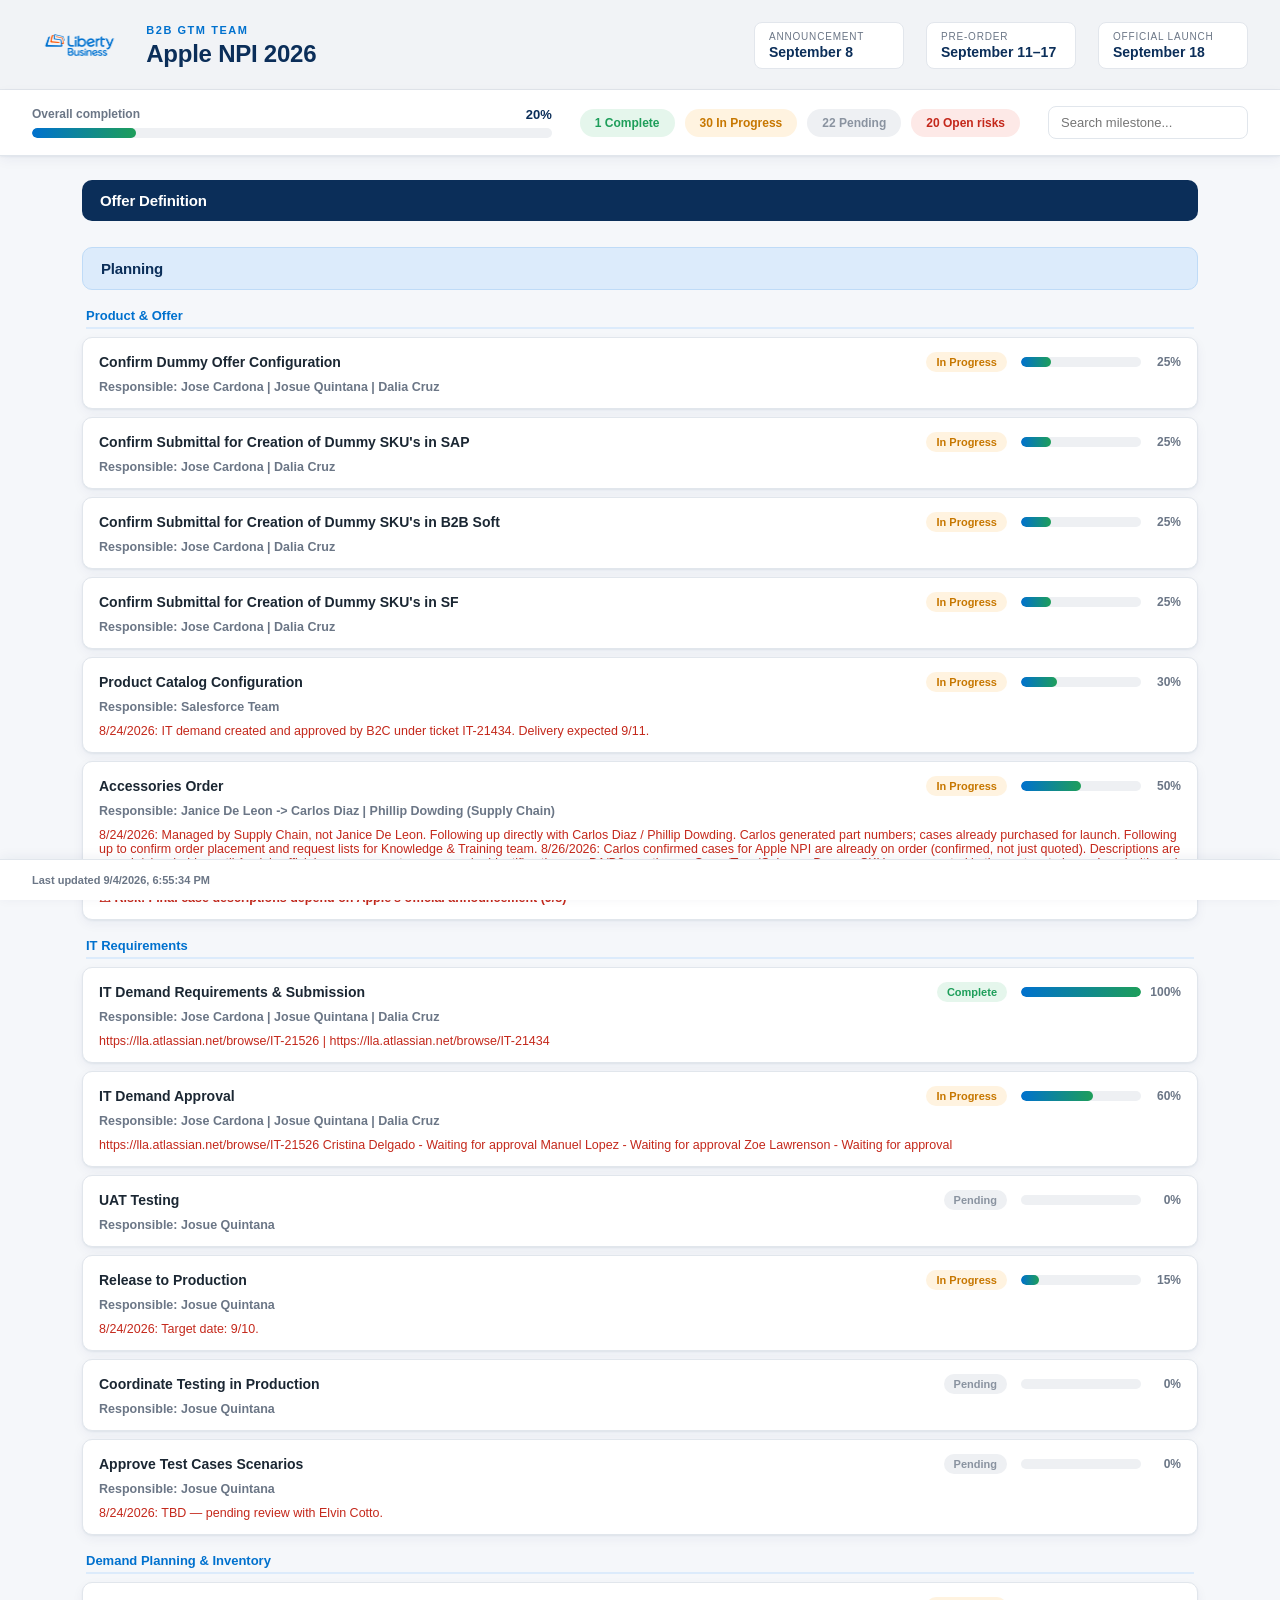
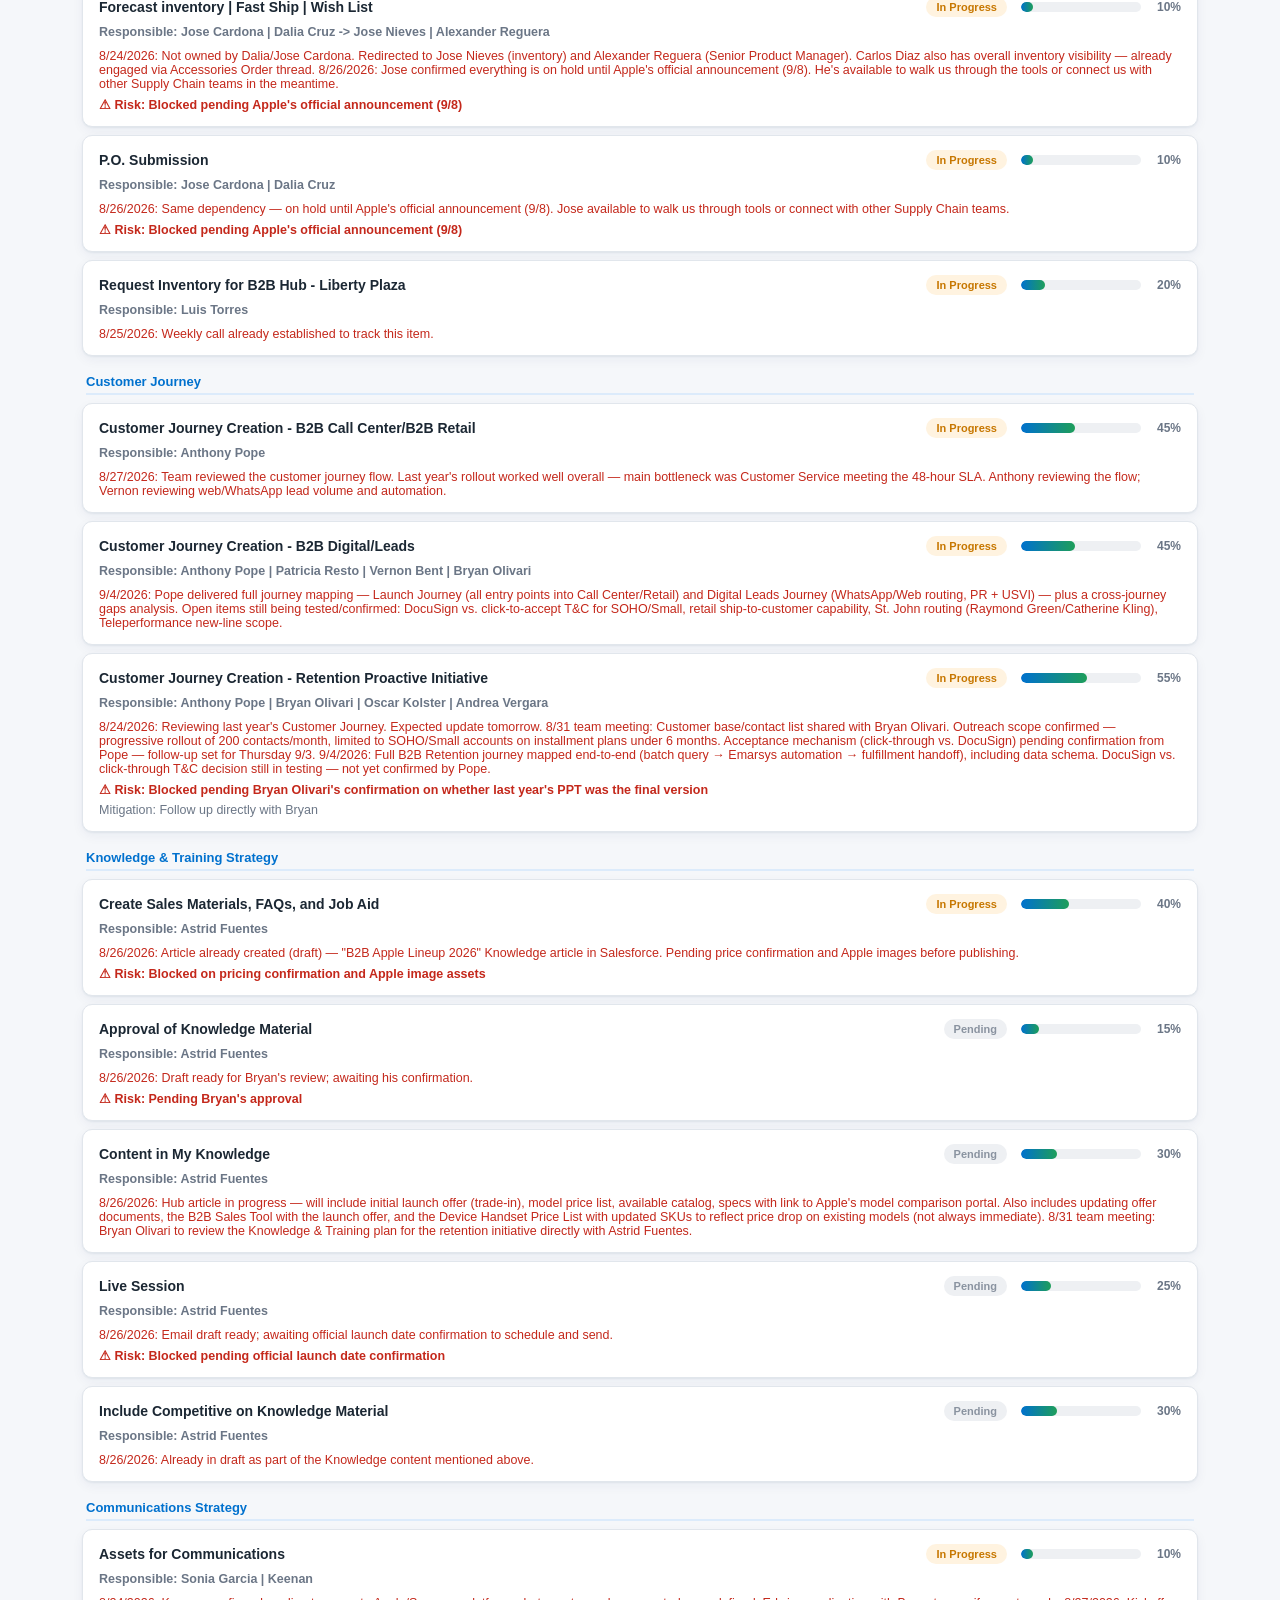
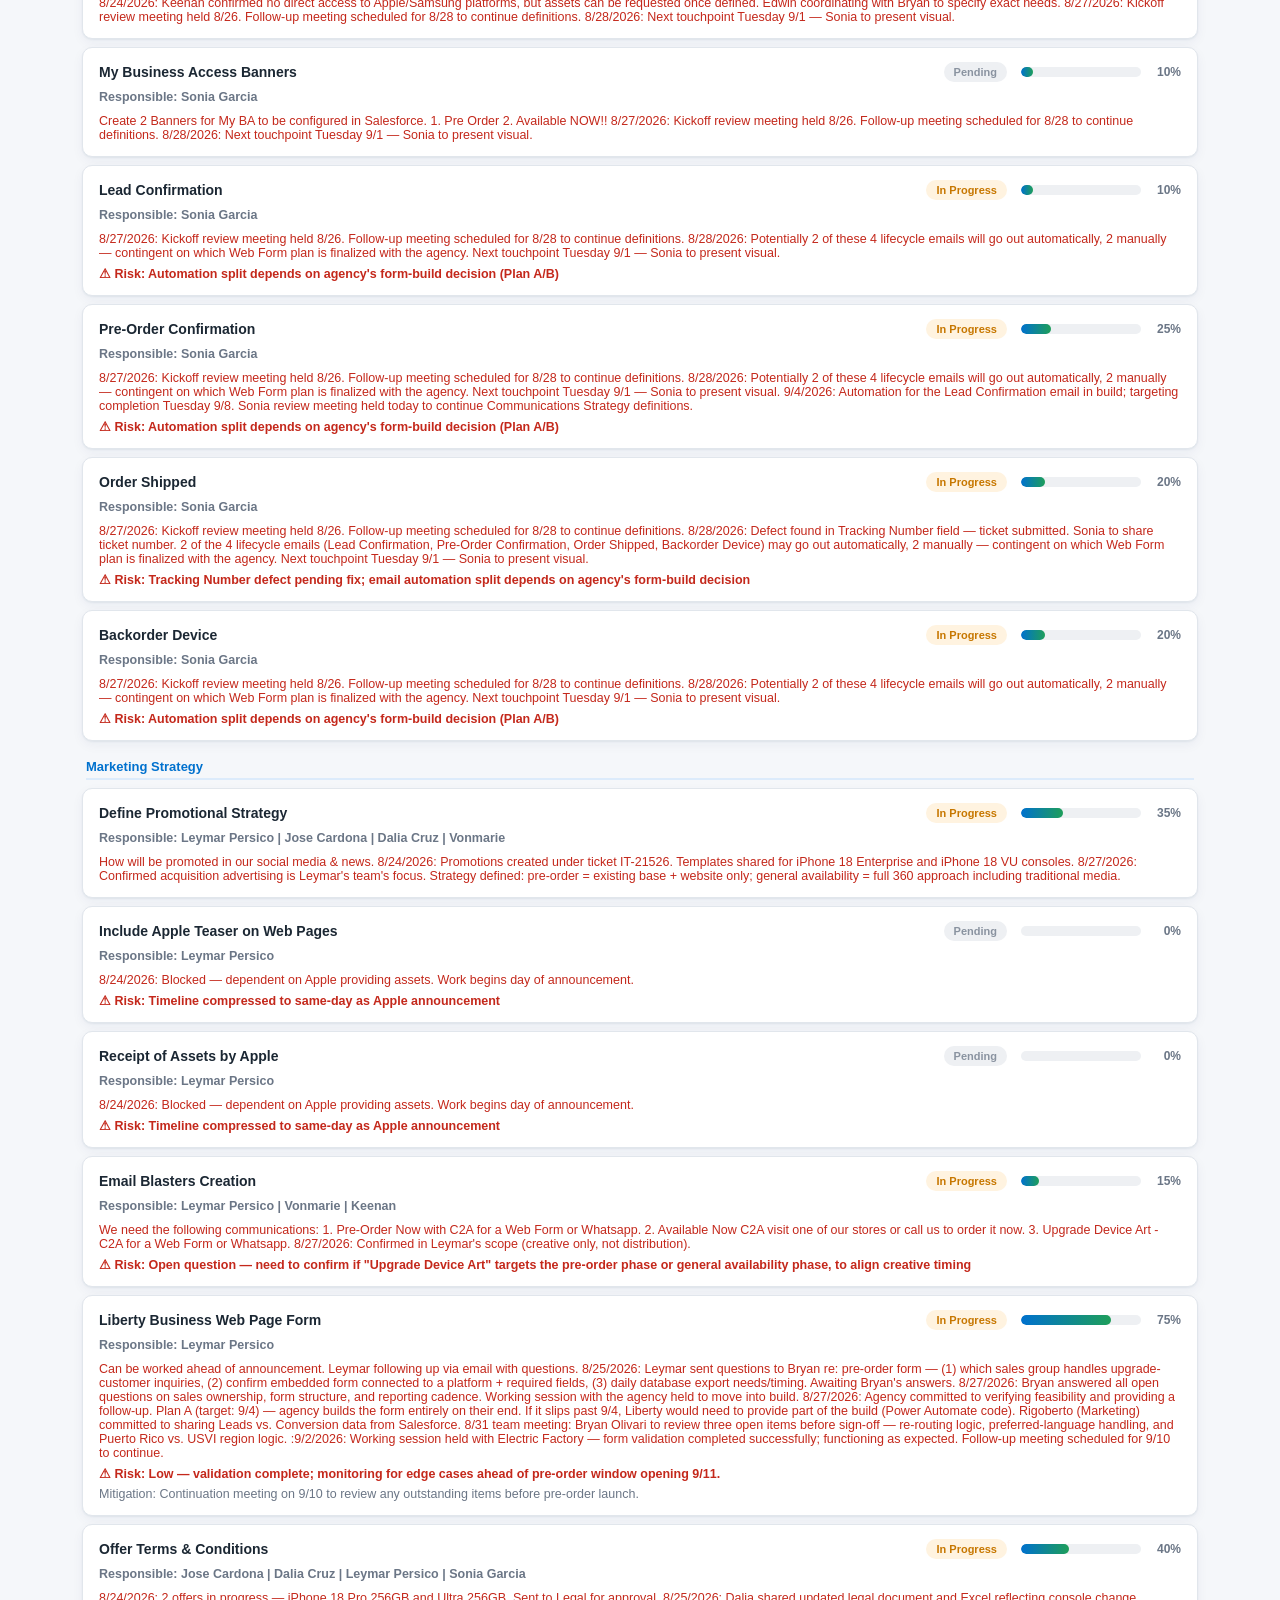
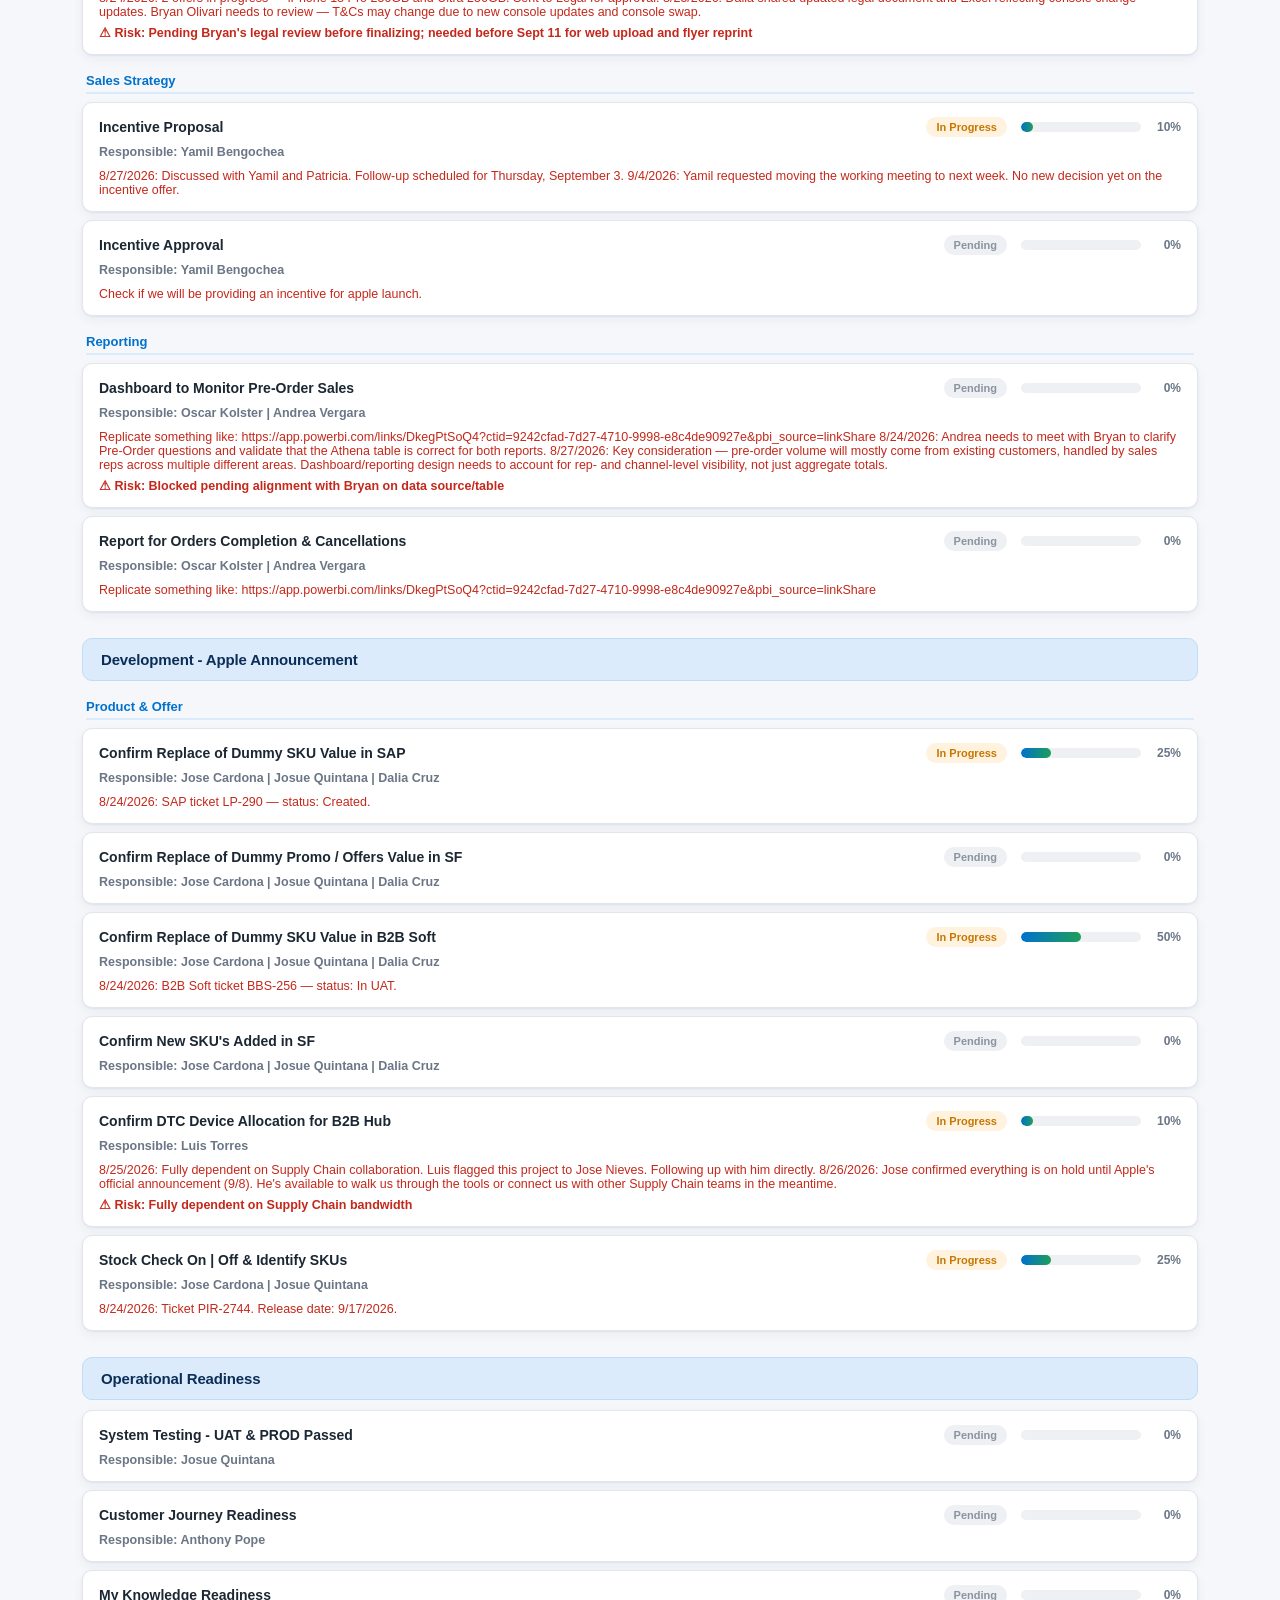
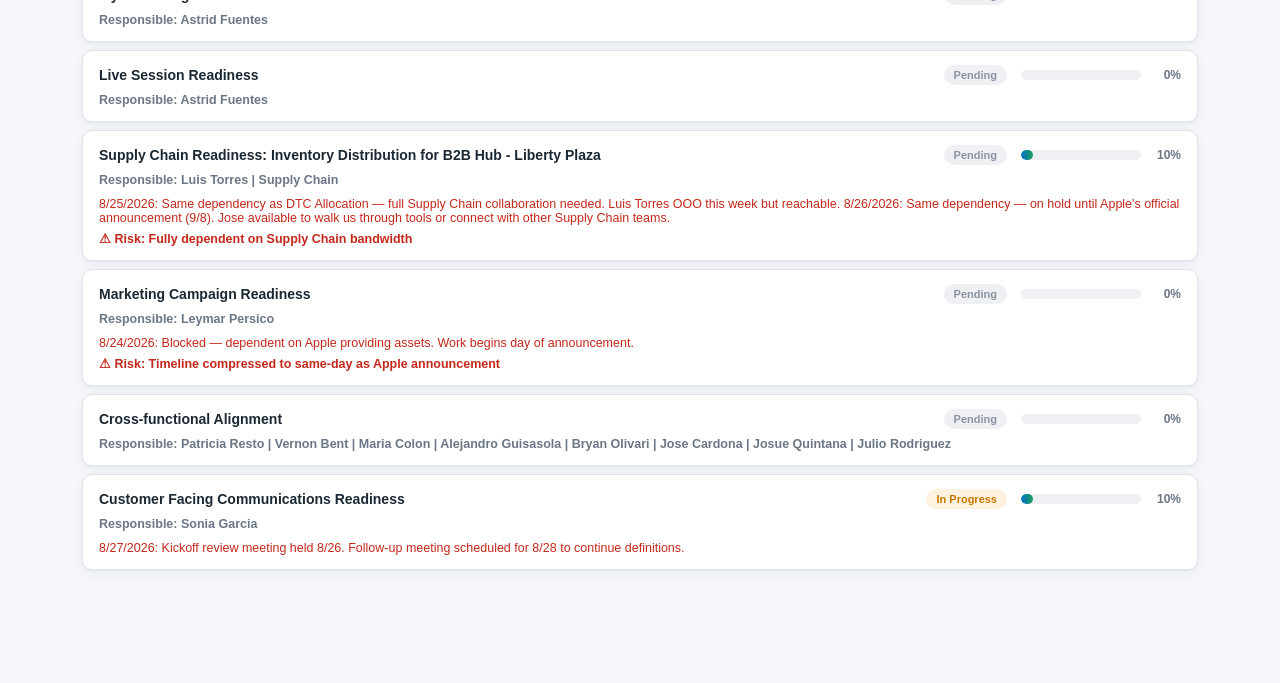
<file: index.html>
<!DOCTYPE html>
<html lang="en">
<head>
<meta charset="UTF-8" />
<meta name="viewport" content="width=device-width, initial-scale=1.0" />
<title>NPI 2026 Tracker</title>
<link rel="stylesheet" href="styles.css" />
</head>
<body>

<div class="topbar">
  <div class="topbar-left">
    <img class="logo" src="assets/liberty-business-logo.png" alt="Liberty Business" />
    <div class="titleblock">
      <div class="eyebrow">B2B GTM Team</div>
      <h1 id="productName">Apple NPI 2026</h1>
    </div>
  </div>
  <div class="dates">
    <div class="date-chip"><div class="label">Announcement</div><div class="value" id="dAnnounce">—</div></div>
    <div class="date-chip"><div class="label">Pre-Order</div><div class="value" id="dPreorder">—</div></div>
    <div class="date-chip"><div class="label">Official Launch</div><div class="value" id="dLaunch">—</div></div>
  </div>
</div>

<div class="summary-bar" id="summaryBar"></div>

<main id="main">
  <div class="empty-state">Loading tracker...</div>
</main>

<div class="toolbar">
  <span class="viewer-badge" id="lastUpdated">View only — data refreshes when the tracker owner publishes an update</span>
</div>

<script src="app.js"></script>
<script>
  let data = null;
  let currentQuery = "";

  function paintMeta() {
    document.getElementById("productName").textContent = data.meta.productName;
    document.getElementById("dAnnounce").textContent = data.meta.announcementDate;
    document.getElementById("dPreorder").textContent = data.meta.preOrderRange;
    document.getElementById("dLaunch").textContent = data.meta.launchDate;
    if (data.meta.lastUpdated) {
      const d = new Date(data.meta.lastUpdated);
      document.getElementById("lastUpdated").textContent = "Last updated " + d.toLocaleString();
    }
  }

  function paint() {
    paintMeta();
    renderSummary(document.getElementById("summaryBar"), data.meta, data.rows);
    renderView(document.getElementById("main"), data.meta, data.rows, currentQuery);
    const search = document.getElementById("searchInput");
    if (search) {
      search.value = currentQuery;
      search.oninput = e => {
        currentQuery = e.target.value;
        renderView(document.getElementById("main"), data.meta, data.rows, currentQuery);
      };
    }
  }

  (async function init() {
    try {
      const res = await fetch("./data.json", { cache: "no-store" });
      data = await res.json();
      paint();
    } catch (e) {
      document.getElementById("main").innerHTML =
        '<div class="empty-state">Could not load data.json. Make sure this file sits next to view.html, app.js, and styles.css.</div>';
    }
  })();
</script>
</body>
</html>
</file>
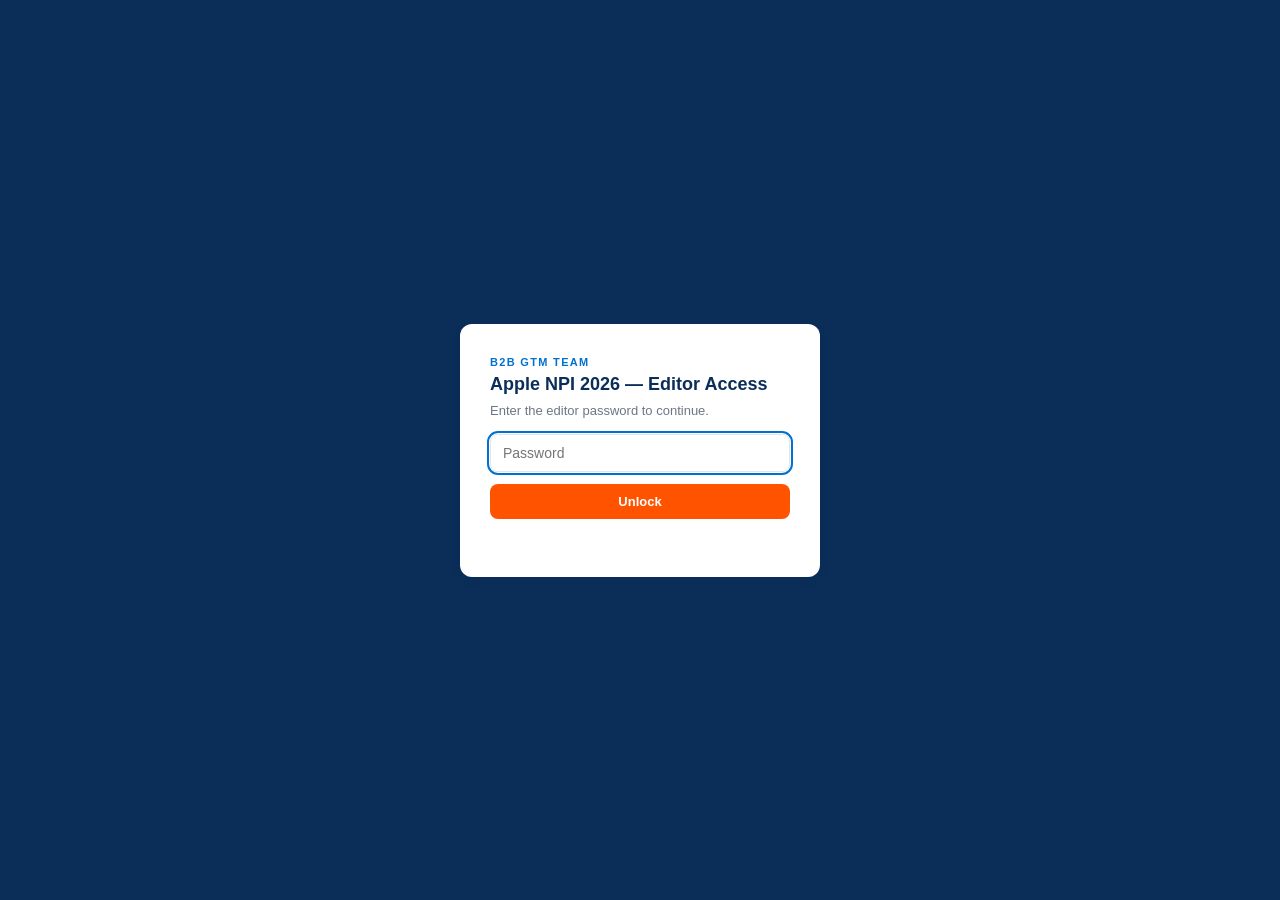
<file: editor.html>
<!DOCTYPE html>
<html lang="en">
<head>
<meta charset="UTF-8" />
<meta name="viewport" content="width=device-width, initial-scale=1.0" />
<title>NPI 2026 Tracker — Editor</title>
<meta name="robots" content="noindex, nofollow" />
<link rel="stylesheet" href="styles.css" />
</head>
<body>

<div id="loginGate" class="login-gate">
  <div class="login-box">
    <div class="login-eyebrow">B2B GTM Team</div>
    <h2>Apple NPI 2026 — Editor Access</h2>
    <p>Enter the editor password to continue.</p>
    <input type="password" id="pwInput" placeholder="Password" autocomplete="off" />
    <button id="pwSubmit" class="btn primary">Unlock</button>
    <p id="pwError" class="pw-error"></p>
  </div>
</div>

<div id="editorContent" class="editor-content hidden">

<div class="topbar">
  <div class="topbar-left">
    <img class="logo" src="assets/liberty-business-logo.png" alt="Liberty Business" />
    <div class="titleblock">
      <div class="eyebrow">B2B GTM Team</div>
      <h1 id="productName">Apple NPI 2026 <span class="mode-tag">Editor</span></h1>
    </div>
  </div>
  <div class="dates">
    <div class="date-chip"><div class="label">Announcement</div><div class="value" id="dAnnounce">—</div></div>
    <div class="date-chip"><div class="label">Pre-Order</div><div class="value" id="dPreorder">—</div></div>
    <div class="date-chip"><div class="label">Official Launch</div><div class="value" id="dLaunch">—</div></div>
  </div>
</div>

<div class="summary-bar" id="summaryBar"></div>

<div class="structural-toolbar">
  <button class="btn secondary" id="btnShowAddSection">+ Add Section</button>
  <button class="btn secondary" id="btnShowAddSub">+ Add Subsection</button>
  <button class="btn secondary" id="btnShowAddTask">+ Add Task</button>
</div>

<div class="add-panel hidden" id="addSectionPanel">
  <div class="add-panel-title">New Section</div>
  <div class="add-panel-grid">
    <div class="edit-field full">
      <label for="newSectionTitle">Section title</label>
      <input type="text" id="newSectionTitle" placeholder="e.g. Post-Launch Review" />
    </div>
    <div class="edit-field">
      <label for="newSectionLevel">Banner style</label>
      <select id="newSectionLevel">
        <option value="dark">Dark (like "Offer Definition")</option>
        <option value="light" selected>Light (like "Planning")</option>
      </select>
    </div>
    <div class="edit-field">
      <label for="addSectionPos">Insert after</label>
      <select id="addSectionPos"></select>
    </div>
  </div>
  <div class="add-panel-actions">
    <button class="btn primary" id="btnConfirmAddSection">Add Section</button>
    <button class="btn ghost" id="btnCancelAddSection">Cancel</button>
  </div>
</div>

<div class="add-panel hidden" id="addSubPanel">
  <div class="add-panel-title">New Subsection</div>
  <div class="add-panel-grid">
    <div class="edit-field full">
      <label for="newSubTitle">Subsection title</label>
      <input type="text" id="newSubTitle" placeholder="e.g. Logistics" />
    </div>
    <div class="edit-field full">
      <label for="addSubPos">Insert after</label>
      <select id="addSubPos"></select>
    </div>
  </div>
  <div class="add-panel-actions">
    <button class="btn primary" id="btnConfirmAddSub">Add Subsection</button>
    <button class="btn ghost" id="btnCancelAddSub">Cancel</button>
  </div>
</div>

<div class="add-panel hidden" id="addTaskPanel">
  <div class="add-panel-title">New Task</div>
  <div class="add-panel-grid">
    <div class="edit-field full">
      <label for="newTaskTitle">Task description</label>
      <input type="text" id="newTaskTitle" placeholder="e.g. Confirm carrier readiness" />
    </div>
    <div class="edit-field full">
      <label for="addTaskPos">Insert after</label>
      <select id="addTaskPos"></select>
    </div>
  </div>
  <div class="add-panel-actions">
    <button class="btn primary" id="btnConfirmAddTask">Add Task</button>
    <button class="btn ghost" id="btnCancelAddTask">Cancel</button>
  </div>
</div>

<main id="main">
  <div class="empty-state">Loading tracker...</div>
</main>

<div class="toolbar">
  <button class="btn primary" id="btnExport">⬇ Export updated data.json</button>
  <button class="btn secondary" id="btnCopy">Copy JSON to clipboard</button>
  <button class="btn ghost" id="btnReset">Reset to last published data.json</button>
  <span class="save-status" id="saveStatus"></span>
</div>

</div><!-- /editorContent -->

<script src="app.js"></script>
<script>
  // ---------------------------------------------------------------------
  // Basic front-end password gate. This is a DETERRENT, not real security —
  // the password below is visible to anyone who views this page's source.
  // Change it to whatever you like; just edit the string on the next line.
  const EDITOR_PASSWORD = "B2BCX";
  // For real access control (so the password isn't just sitting in the
  // source), use Vercel's built-in Deployment Protection / password
  // protection feature on this project instead of (or in addition to) this.
  // ---------------------------------------------------------------------

  const SESSION_KEY = "npi2026_editor_unlocked";

  function showEditor() {
    document.getElementById("loginGate").style.display = "none";
    document.getElementById("editorContent").classList.remove("hidden");
    startEditorApp();
  }

  function tryUnlock() {
    const val = document.getElementById("pwInput").value;
    if (val === EDITOR_PASSWORD) {
      sessionStorage.setItem(SESSION_KEY, "1");
      showEditor();
    } else {
      const err = document.getElementById("pwError");
      err.textContent = "Incorrect password. Try again.";
      document.getElementById("pwInput").value = "";
      document.getElementById("pwInput").focus();
    }
  }

  document.getElementById("pwSubmit").addEventListener("click", tryUnlock);
  document.getElementById("pwInput").addEventListener("keydown", e => {
    if (e.key === "Enter") tryUnlock();
  });

  if (sessionStorage.getItem(SESSION_KEY) === "1") {
    showEditor();
  } else {
    document.getElementById("pwInput").focus();
  }

  const MODE = "edit";
  let originalData = null;   // last data.json fetched from server
  let workingData = null;    // in-memory + localStorage draft
  let currentQuery = "";

  async function loadOriginal() {
    const res = await fetch("./data.json", { cache: "no-store" });
    return res.json();
  }

  function loadDraftOrOriginal(original) {
    try {
      const raw = localStorage.getItem("npi2026_tracker_draft");
      if (raw) {
        const draft = JSON.parse(raw);
        if (draft && draft.rows && draft.rows.length === original.rows.length) {
          return draft;
        }
      }
    } catch (e) { /* ignore corrupt draft */ }
    return JSON.parse(JSON.stringify(original));
  }

  function saveDraft() {
    localStorage.setItem("npi2026_tracker_draft", JSON.stringify(workingData));
    const el = document.getElementById("saveStatus");
    el.textContent = "Draft saved locally — " + new Date().toLocaleTimeString();
    el.classList.add("saved");
  }

  function paintMeta() {
    document.getElementById("productName").innerHTML =
      escapeHtml(workingData.meta.productName) + ' <span class="mode-tag">Editor</span>';
    document.getElementById("dAnnounce").textContent = workingData.meta.announcementDate;
    document.getElementById("dPreorder").textContent = workingData.meta.preOrderRange;
    document.getElementById("dLaunch").textContent = workingData.meta.launchDate;
  }

  function paint() {
    paintMeta();
    renderSummary(document.getElementById("summaryBar"), workingData.meta, workingData.rows);
    renderEdit(document.getElementById("main"), workingData.meta, workingData.rows, currentQuery, onFieldChange, onStructural);
    const search = document.getElementById("searchInput");
    if (search) {
      search.value = currentQuery;
      search.oninput = e => {
        currentQuery = e.target.value;
        renderEdit(document.getElementById("main"), workingData.meta, workingData.rows, currentQuery, onFieldChange, onStructural);
      };
    }
    refreshPositionDropdowns();
  }

  function onFieldChange(id, field, value) {
    const row = workingData.rows.find(r => r.id === id);
    if (!row) return;
    row[field] = value;
    workingData.meta.lastUpdated = new Date().toISOString();
    saveDraft();
    // Only re-render the summary bar (badges/progress), not the whole edit form,
    // so the person doesn't lose focus while typing.
    renderSummary(document.getElementById("summaryBar"), workingData.meta, workingData.rows);
    // Update the badge + progress bar on the specific card without a full re-render
    const card = document.getElementById(field + "-" + id)?.closest(".item-card");
    if (card) {
      const badge = card.querySelector(".badge");
      if (badge && field === "status") {
        badge.textContent = value;
        badge.className = "badge " + statusClass(value);
      }
      if (field === "progress") {
        const fill = card.querySelector(".item-top .progress-fill");
        const pctNum = card.querySelector(".item-top .pct-num");
        if (fill) fill.style.width = value + "%";
        if (pctNum) pctNum.textContent = value + "%";
      }
      if (field === "description") {
        const descEl = card.querySelector(".item-top .item-desc");
        if (descEl) descEl.textContent = value;
      }
    }
  }

  function onStructural(action, id) {
    if (action === "rename") {
      const row = workingData.rows.find(r => r.id === id);
      if (!row) return;
      const val = prompt("New title:", row.title);
      if (val === null) return;
      const trimmed = val.trim();
      if (!trimmed) return;
      row.title = trimmed;
      workingData.meta.lastUpdated = new Date().toISOString();
      saveDraft();
      paint();
    } else if (action === "delete-section") {
      const { count } = cascadeDeleteInfo(workingData.rows, id);
      const row = workingData.rows.find(r => r.id === id);
      if (!confirm(`Delete section "${row.title}" and everything under it (${count - 1} row${count - 1 === 1 ? "" : "s"}, including subsections and tasks)? This can't be undone.`)) return;
      cascadeDelete(workingData.rows, id);
      workingData.meta.lastUpdated = new Date().toISOString();
      saveDraft();
      paint();
    } else if (action === "delete-sub") {
      const { count } = cascadeDeleteInfo(workingData.rows, id);
      const row = workingData.rows.find(r => r.id === id);
      if (!confirm(`Delete subsection "${row.title}" and its ${count - 1} task${count - 1 === 1 ? "" : "s"}? This can't be undone.`)) return;
      cascadeDelete(workingData.rows, id);
      workingData.meta.lastUpdated = new Date().toISOString();
      saveDraft();
      paint();
    } else if (action === "remove-item") {
      const row = workingData.rows.find(r => r.id === id);
      if (!confirm(`Remove task "${row.description}"?`)) return;
      removeItem(workingData.rows, id);
      workingData.meta.lastUpdated = new Date().toISOString();
      saveDraft();
      paint();
    } else if (action === "move-up" || action === "move-down") {
      moveRow(workingData.rows, id, action === "move-up" ? "up" : "down");
      workingData.meta.lastUpdated = new Date().toISOString();
      saveDraft();
      paint();
    }
  }

  function refreshPositionDropdowns() {
    ["addSectionPos", "addSubPos", "addTaskPos"].forEach(selId => {
      const sel = document.getElementById(selId);
      if (!sel) return;
      const prevVal = sel.value;
      sel.innerHTML = buildPositionOptions(workingData.rows, prevVal);
    });
  }

  function togglePanel(panelId) {
    document.querySelectorAll(".add-panel").forEach(p => {
      if (p.id !== panelId) p.classList.add("hidden");
    });
    document.getElementById(panelId).classList.toggle("hidden");
  }

  document.getElementById("btnShowAddSection").addEventListener("click", () => togglePanel("addSectionPanel"));
  document.getElementById("btnShowAddSub").addEventListener("click", () => togglePanel("addSubPanel"));
  document.getElementById("btnShowAddTask").addEventListener("click", () => togglePanel("addTaskPanel"));

  document.getElementById("btnCancelAddSection").addEventListener("click", () => togglePanel("addSectionPanel"));
  document.getElementById("btnCancelAddSub").addEventListener("click", () => togglePanel("addSubPanel"));
  document.getElementById("btnCancelAddTask").addEventListener("click", () => togglePanel("addTaskPanel"));

  document.getElementById("btnConfirmAddSection").addEventListener("click", () => {
    const title = document.getElementById("newSectionTitle").value.trim();
    if (!title) { alert("Give the section a title first."); return; }
    const level = document.getElementById("newSectionLevel").value;
    const afterId = document.getElementById("addSectionPos").value;
    const row = blankSection(workingData.rows, title, level);
    insertRowAfter(workingData.rows, afterId, row);
    document.getElementById("newSectionTitle").value = "";
    workingData.meta.lastUpdated = new Date().toISOString();
    saveDraft();
    togglePanel("addSectionPanel");
    paint();
  });

  document.getElementById("btnConfirmAddSub").addEventListener("click", () => {
    const title = document.getElementById("newSubTitle").value.trim();
    if (!title) { alert("Give the subsection a title first."); return; }
    const afterId = document.getElementById("addSubPos").value;
    const row = blankSubsection(workingData.rows, title);
    insertRowAfter(workingData.rows, afterId, row);
    document.getElementById("newSubTitle").value = "";
    workingData.meta.lastUpdated = new Date().toISOString();
    saveDraft();
    togglePanel("addSubPanel");
    paint();
  });

  document.getElementById("btnConfirmAddTask").addEventListener("click", () => {
    const desc = document.getElementById("newTaskTitle").value.trim();
    if (!desc) { alert("Give the task a description first."); return; }
    const afterId = document.getElementById("addTaskPos").value;
    const row = blankItem(workingData.rows, desc);
    insertRowAfter(workingData.rows, afterId, row);
    document.getElementById("newTaskTitle").value = "";
    workingData.meta.lastUpdated = new Date().toISOString();
    saveDraft();
    togglePanel("addTaskPanel");
    paint();
  });

  document.getElementById("btnExport").addEventListener("click", () => {
    workingData.meta.lastUpdated = new Date().toISOString();
    downloadJson(workingData, "data.json");
  });

  document.getElementById("btnCopy").addEventListener("click", async () => {
    workingData.meta.lastUpdated = new Date().toISOString();
    await navigator.clipboard.writeText(JSON.stringify(workingData, null, 2));
    const el = document.getElementById("saveStatus");
    el.textContent = "Copied JSON to clipboard";
    el.classList.add("saved");
  });

  document.getElementById("btnReset").addEventListener("click", () => {
    if (!confirm("Discard local edits and reload the published data.json?")) return;
    workingData = JSON.parse(JSON.stringify(originalData));
    localStorage.removeItem("npi2026_tracker_draft");
    paint();
  });

  async function startEditorApp() {
    try {
      originalData = await loadOriginal();
      workingData = loadDraftOrOriginal(originalData);
      paint();
    } catch (e) {
      document.getElementById("main").innerHTML =
        '<div class="empty-state">Could not load data.json. Make sure this file sits next to data.json, app.js, and styles.css.</div>';
    }
  }
</script>
</body>
</html>
</file>
<file: styles.css>
:root {
  --navy: #0B2E59;
  --blue: #0071CE;
  --blue-light: #DCEBFB;
  --orange: #FF5300;
  --grey-bg: #F5F7FA;
  --grey-border: #E1E6EC;
  --header-bg: #F1F3F6;
  --header-border: #E2E6EC;
  --text: #1B2733;
  --text-mute: #6B7686;
  --white: #FFFFFF;
  --green: #1E9E5A;
  --green-bg: #E5F6EC;
  --amber: #C77700;
  --amber-bg: #FFF3E0;
  --grey-pending: #8A93A0;
  --grey-pending-bg: #EEF0F3;
  --red: #C4281B;
  --shadow: 0 1px 2px rgba(11,46,89,0.06), 0 4px 12px rgba(11,46,89,0.05);
}

* { box-sizing: border-box; }

body {
  margin: 0;
  font-family: "Segoe UI", Arial, Helvetica, sans-serif;
  background: var(--grey-bg);
  color: var(--text);
  -webkit-font-smoothing: antialiased;
}

.topbar {
  background: var(--header-bg);
  border-bottom: 1px solid var(--header-border);
  color: var(--navy);
  padding: 22px 32px 20px;
  display: flex;
  justify-content: space-between;
  align-items: center;
  flex-wrap: wrap;
  gap: 16px;
}

.topbar-left {
  display: flex;
  align-items: center;
  gap: 18px;
  flex-wrap: wrap;
}

.topbar-left .logo {
  height: 42px;
  width: auto;
  flex-shrink: 0;
}

.topbar .titleblock .eyebrow {
  font-size: 11px;
  letter-spacing: 0.14em;
  text-transform: uppercase;
  color: var(--blue);
  font-weight: 700;
  margin-bottom: 4px;
}

.topbar h1 {
  margin: 0;
  font-size: 24px;
  font-weight: 700;
  letter-spacing: -0.01em;
  color: var(--navy);
}

.topbar h1 .mode-tag {
  font-size: 12px;
  font-weight: 700;
  letter-spacing: 0.06em;
  text-transform: uppercase;
  background: var(--orange);
  color: var(--white);
  padding: 3px 9px;
  border-radius: 4px;
  vertical-align: middle;
  margin-left: 10px;
}

.dates {
  display: flex;
  gap: 22px;
  flex-wrap: wrap;
}

.date-chip {
  background: var(--white);
  border: 1px solid var(--header-border);
  border-radius: 8px;
  padding: 8px 14px;
  min-width: 150px;
}

.date-chip .label {
  font-size: 10px;
  text-transform: uppercase;
  letter-spacing: 0.08em;
  color: var(--text-mute);
  margin-bottom: 2px;
}

.date-chip .value {
  font-size: 14px;
  font-weight: 700;
  color: var(--navy);
}

.summary-bar {
  background: var(--white);
  border-bottom: 1px solid var(--grey-border);
  padding: 16px 32px;
  display: flex;
  align-items: center;
  gap: 28px;
  flex-wrap: wrap;
  position: sticky;
  top: 0;
  z-index: 20;
  box-shadow: var(--shadow);
}

.overall-progress {
  flex: 1 1 260px;
  min-width: 220px;
}

.overall-progress .row {
  display: flex;
  justify-content: space-between;
  font-size: 12px;
  font-weight: 600;
  color: var(--text-mute);
  margin-bottom: 6px;
}

.overall-progress .pct {
  color: var(--navy);
  font-size: 13px;
}

.progress-track {
  height: 10px;
  background: var(--grey-pending-bg);
  border-radius: 6px;
  overflow: hidden;
}

.progress-fill {
  height: 100%;
  background: linear-gradient(90deg, var(--blue), var(--green));
  border-radius: 6px;
  transition: width 0.3s ease;
}

.stat-pills {
  display: flex;
  gap: 10px;
  flex-wrap: wrap;
}

.stat-pill {
  border-radius: 999px;
  padding: 6px 14px;
  font-size: 12px;
  font-weight: 700;
  display: flex;
  align-items: center;
  gap: 6px;
  border: 1px solid transparent;
}

.stat-pill.complete { background: var(--green-bg); color: var(--green); }
.stat-pill.progress { background: var(--amber-bg); color: var(--amber); }
.stat-pill.pending { background: var(--grey-pending-bg); color: var(--grey-pending); }
.stat-pill.risk { background: #FDE9E7; color: var(--red); }

.search-box {
  margin-left: auto;
  display: flex;
  align-items: center;
  gap: 8px;
}

.search-box input {
  border: 1px solid var(--grey-border);
  border-radius: 8px;
  padding: 8px 12px;
  font-size: 13px;
  min-width: 200px;
  font-family: inherit;
}

.search-box input:focus { outline: 2px solid var(--blue); outline-offset: 1px; }

main {
  max-width: 1180px;
  margin: 0 auto;
  padding: 24px 32px 64px;
}

.section-banner {
  border-radius: 10px;
  padding: 12px 18px;
  font-weight: 700;
  font-size: 15px;
  margin: 26px 0 10px;
  letter-spacing: -0.01em;
}

.section-banner.dark {
  background: var(--navy);
  color: var(--white);
}

.section-banner.light {
  background: var(--blue-light);
  color: var(--navy);
  border: 1px solid #BFDBF7;
}

.section-banner:first-child { margin-top: 0; }

.sub-header {
  font-weight: 700;
  font-size: 13px;
  color: var(--blue);
  margin: 18px 4px 8px;
  padding-bottom: 4px;
  border-bottom: 2px solid var(--blue-light);
}

.item-card {
  background: var(--white);
  border: 1px solid var(--grey-border);
  border-radius: 10px;
  padding: 14px 16px;
  margin-bottom: 8px;
  box-shadow: var(--shadow);
  transition: box-shadow 0.15s ease;
}

.item-card:hover { box-shadow: 0 2px 6px rgba(11,46,89,0.1), 0 8px 20px rgba(11,46,89,0.08); }

.item-card.hidden { display: none; }

.item-top {
  display: flex;
  align-items: center;
  gap: 14px;
  flex-wrap: wrap;
}

.item-desc {
  flex: 1 1 260px;
  font-size: 14px;
  font-weight: 600;
  color: var(--text);
}

.badge {
  font-size: 11px;
  font-weight: 700;
  padding: 4px 10px;
  border-radius: 999px;
  white-space: nowrap;
}

.badge.Complete { background: var(--green-bg); color: var(--green); }
.badge.In-Progress { background: var(--amber-bg); color: var(--amber); }
.badge.Pending { background: var(--grey-pending-bg); color: var(--grey-pending); }

.item-progress-wrap {
  flex: 0 0 160px;
  display: flex;
  align-items: center;
  gap: 8px;
}

.item-progress-wrap .progress-track { flex: 1; }
.item-progress-wrap .pct-num {
  font-size: 12px;
  font-weight: 700;
  color: var(--text-mute);
  min-width: 32px;
  text-align: right;
}

.item-meta {
  margin-top: 10px;
  font-size: 12.5px;
  color: var(--text-mute);
  display: grid;
  grid-template-columns: 1fr;
  gap: 6px;
}

.responsible-line {
  margin-top: 8px;
  font-size: 12.5px;
  font-weight: 600;
  color: var(--text-mute);
}

.responsible-line.unassigned {
  color: var(--amber);
  font-style: italic;
}

.item-meta .comments.has-text { color: var(--red); font-weight: 500; }
.item-meta .risk-flag {
  color: var(--red);
  font-weight: 700;
  display: inline-flex;
  align-items: center;
  gap: 4px;
}

/* ---- Editor-only form controls ---- */
.edit-grid {
  margin-top: 12px;
  display: grid;
  grid-template-columns: repeat(2, 1fr);
  gap: 10px 14px;
}

.edit-field { display: flex; flex-direction: column; gap: 4px; }
.edit-field.full { grid-column: 1 / -1; }

.edit-field label {
  font-size: 11px;
  font-weight: 700;
  text-transform: uppercase;
  letter-spacing: 0.05em;
  color: var(--text-mute);
}

.edit-field select,
.edit-field input[type="number"],
.edit-field input[type="range"],
.edit-field input[type="text"],
.edit-field textarea {
  border: 1px solid var(--grey-border);
  border-radius: 7px;
  padding: 7px 9px;
  font-size: 13px;
  font-family: inherit;
  color: var(--text);
  background: var(--white);
}

.edit-field textarea { resize: vertical; min-height: 42px; }
.edit-field select:focus,
.edit-field input:focus,
.edit-field textarea:focus { outline: 2px solid var(--blue); outline-offset: 1px; }

.range-row { display: flex; align-items: center; gap: 8px; }
.range-row input[type="range"] { flex: 1; }
.range-row .rv { font-size: 12px; font-weight: 700; color: var(--navy); min-width: 34px; text-align: right; }

.toolbar {
  position: sticky;
  bottom: 0;
  background: var(--white);
  border-top: 1px solid var(--grey-border);
  padding: 14px 32px;
  display: flex;
  align-items: center;
  gap: 12px;
  flex-wrap: wrap;
  box-shadow: 0 -2px 12px rgba(11,46,89,0.06);
}

.btn {
  border: none;
  border-radius: 8px;
  padding: 10px 18px;
  font-size: 13px;
  font-weight: 700;
  cursor: pointer;
  display: inline-flex;
  align-items: center;
  gap: 6px;
  font-family: inherit;
}

.btn.primary { background: var(--orange); color: var(--white); }
.btn.primary:hover { background: #E64B00; }
.btn.secondary { background: var(--blue-light); color: var(--navy); }
.btn.secondary:hover { background: #C9E1F8; }
.btn.ghost { background: transparent; color: var(--text-mute); border: 1px solid var(--grey-border); }
.btn.ghost:hover { background: var(--grey-bg); }

.toolbar .save-status {
  font-size: 12px;
  color: var(--text-mute);
  margin-left: auto;
}

.toolbar .save-status.saved { color: var(--green); font-weight: 600; }

.viewer-badge {
  font-size: 11px;
  font-weight: 700;
  color: var(--text-mute);
  text-align: right;
}

/* ---- Password gate (editor.html only) ---- */
.login-gate {
  min-height: 100vh;
  display: flex;
  align-items: center;
  justify-content: center;
  background: var(--navy);
  padding: 20px;
}

.login-box {
  background: var(--white);
  border-radius: 12px;
  padding: 32px 30px;
  max-width: 360px;
  width: 100%;
  box-shadow: var(--shadow);
  text-align: left;
}

.login-eyebrow {
  font-size: 11px;
  letter-spacing: 0.12em;
  text-transform: uppercase;
  color: var(--blue);
  font-weight: 700;
  margin-bottom: 6px;
}

.login-box h2 {
  margin: 0 0 8px;
  font-size: 18px;
  color: var(--navy);
}

.login-box p {
  margin: 0 0 16px;
  font-size: 13px;
  color: var(--text-mute);
}

.login-box input {
  width: 100%;
  border: 1px solid var(--grey-border);
  border-radius: 8px;
  padding: 10px 12px;
  font-size: 14px;
  font-family: inherit;
  margin-bottom: 12px;
}

.login-box input:focus { outline: 2px solid var(--blue); outline-offset: 1px; }

.login-box .btn { width: 100%; justify-content: center; }

.pw-error {
  color: var(--red) !important;
  font-size: 12px !important;
  margin: 10px 0 0 !important;
  min-height: 16px;
}

.editor-content.hidden { display: none; }

.hidden { display: none !important; }

.structural-toolbar {
  max-width: 1180px;
  margin: 18px auto 0;
  padding: 0 32px;
  display: flex;
  gap: 10px;
  flex-wrap: wrap;
}

.add-panel {
  max-width: 1180px;
  margin: 10px auto 0;
  padding: 16px 32px;
}

.add-panel-title {
  font-size: 13px;
  font-weight: 700;
  color: var(--navy);
  text-transform: uppercase;
  letter-spacing: 0.05em;
  margin-bottom: 10px;
}

.add-panel-grid {
  background: var(--white);
  border: 1px solid var(--grey-border);
  border-radius: 10px;
  padding: 16px;
  display: grid;
  grid-template-columns: repeat(2, 1fr);
  gap: 10px 14px;
  box-shadow: var(--shadow);
}

.add-panel-actions {
  display: flex;
  gap: 10px;
  margin-top: 10px;
}

.banner-wrap, .sub-wrap {
  max-width: 1180px;
}

.banner-wrap .row-controls,
.sub-wrap .row-controls {
  display: flex;
  gap: 6px;
  flex-wrap: wrap;
  margin: 4px 4px 12px;
}

.btn.tiny {
  padding: 4px 9px;
  font-size: 11px;
  border-radius: 6px;
  font-weight: 600;
}

.btn.ghost.danger {
  color: var(--red);
  border-color: #F3C9C4;
}

.btn.ghost.danger:hover { background: #FDE9E7; }

.item-top .btn.tiny {
  margin-left: auto;
}

.empty-state {
  text-align: center;
  padding: 60px 20px;
  color: var(--text-mute);
}

@media (max-width: 720px) {
  .topbar { padding: 18px 18px; }
  .topbar-left .logo { height: 32px; }
  main { padding: 18px 16px 100px; }
  .summary-bar { padding: 12px 16px; }
  .edit-grid { grid-template-columns: 1fr; }
  .search-box input { min-width: 140px; }
  .toolbar { padding: 12px 16px; }
}
</file>
